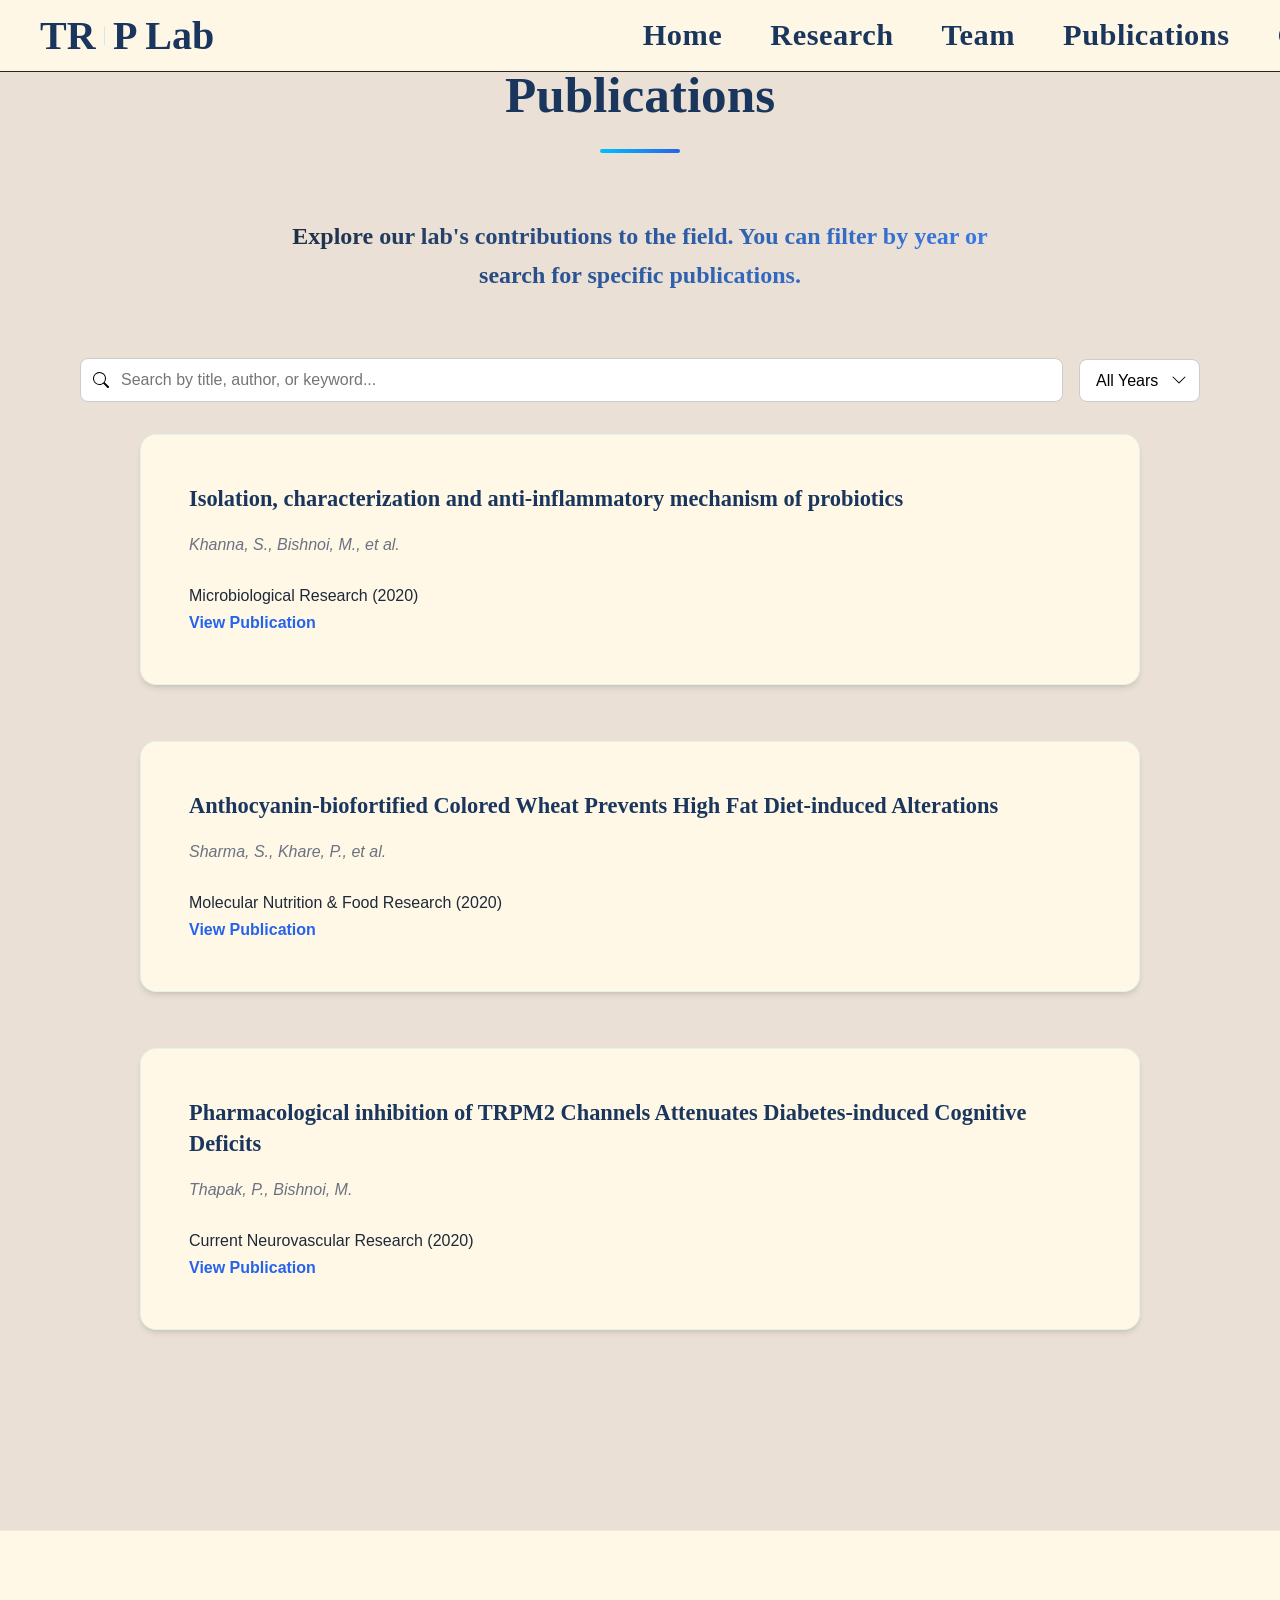
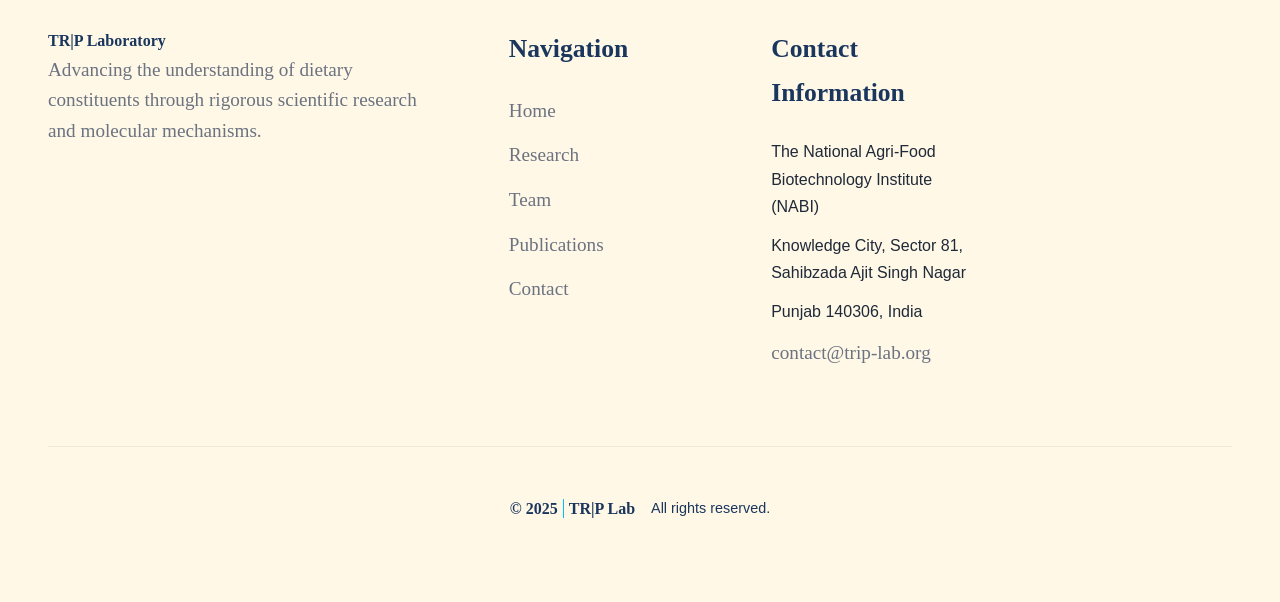
<file: publications.html>
<!DOCTYPE html>
<html lang="en">
<head>
  <meta charset="utf-8" />
  <meta name="viewport" content="width=device-width,initial-scale=1" />
  <title>TRP Lab | Publications</title>

  <link rel="stylesheet" href="css/style.css">
  <link rel="stylesheet" href="css/components.css">
  <link rel="stylesheet" href="css/publications.css">
</head>
<body>

  <div id="page-progress"></div>

  <header>
    <nav>
      <div class="logo-container">
        <div class="logo">
          TR<div class="logo-divider-line"></div>P Lab
        </div>
        <div class="lab-subtitle">
          <span class="trp-t">T</span>ranslation <span class="trp-r">R</span>esearch <span class="trp-i">I</span>n TR<b class="trp-p">P</b> Channels, Obesity and Metabolism
        </div>
      </div>
      <button class="mobile-nav-toggle" aria-controls="nav-links" aria-expanded="false">
        <span class="sr-only">Menu</span>
        <span class="hamburger-box">
          <span class="hamburger-inner"></span>
        </span>
      </button>
      <ul class="nav-links" id="nav-links" data-visible="false">
        <li><a href="index.html">Home</a></li>
        <li><a href="research.html">Research</a></li>
        <li><a href="team.html">Team</a></li>
        <li><a href="publications.html">Publications</a></li>
        <li><a href="contact.html">Contact</a></li>
      </ul>
    </nav>
  </header>

  <main>
    <section id="publications-list" class="publications">
      <div class="container">
        <h2 class="section-title">Publications</h2>
        <p class="section-intro">Explore our lab's contributions to the field. You can filter by year or search for specific publications.</p>

        <div class="pub-controls">
          <div class="pub-search-wrapper">
            <input type="search" id="pub-search" placeholder="Search by title, author, or keyword...">
          </div>
          <div class="pub-filter-wrapper">
            <select id="year-filter">
              <option value="all">All Years</option>
            </select>
          </div>
        </div>

        <div id="pub-list-container" class="pub-list"></div>

      </div>
    </section>
  </main>

  <footer id="contact">
    <div class="footer-content">
      <div class="footer-section">
        <h2 class="footer-logo">TR|P Laboratory</h2>
        <p class="footer-description">Advancing the understanding of dietary constituents through rigorous scientific research and molecular mechanisms.</p>
      </div>

      <div class="footer-section">
        <h3>Navigation</h3>
        <ul class="footer-links">
          <li><a href="index.html">Home</a></li>
          <li><a href="research.html">Research</a></li>
          <li><a href="team.html">Team</a></li>
          <li><a href="publications.html">Publications</a></li>
          <li><a href="contact.html">Contact</a></li>
        </ul>
      </div>

      <div class="footer-section">
        <h3>Contact Information</h3>
        <ul class="footer-links">
          <li>The National Agri-Food Biotechnology Institute (NABI)</li>
          <li>Knowledge City, Sector 81, Sahibzada Ajit Singh Nagar</li>
          <li>Punjab 140306, India</li>
          <li><a href="mailto:contact@trip-lab.org">contact@trip-lab.org</a></li>
        </ul>
      </div>
    </div>

    <div class="footer-bottom">
      <div class="footer-copyright-wrapper">
        <div class="footer-logo-wrapper">
          <span class="footer-logo">© 2025</span>
          <div class="footer-divider-line"></div>
          <span class="footer-logo-text">TR|P Lab</span>
        </div>
        <span class="footer-rights">All rights reserved.</span>
      </div>
    </div>
  </footer>

  <script src="js/publications.js"></script>
  <script src="js/publications-list.js"></script>
  <script src="js/interactive.js"></script>

</body>
</html>
</file>
<file: css/style.css>
/* TR(i)P Lab - Main Stylesheet */

/* CSS Variables for consistent theming */
:root {
  --primary-color: #1a365d;
  --secondary-color: #2563eb;
  --accent-color: #00BFFF;
  --text-primary: #1f2937;
  --text-secondary: #6b7280;
  --background-light: #FFF8E7;
  --background-warm: #EAE0D5;
  --shadow-soft: 0 4px 6px -1px rgba(0, 0, 0, 0.1), 0 2px 4px -1px rgba(0, 0, 0, 0.06);
  --shadow-hover: 0 20px 25px -5px rgba(0, 0, 0, 0.1), 0 10px 10px -5px rgba(0, 0, 0, 0.04);
  --border-radius: 16px;
  --transition-smooth: all 0.3s cubic-bezier(0.4, 0, 0.2, 1);
  --subtle-border: rgba(0, 191, 255, 0.2);
  --section-min-height: 80vh;
}

/* Reset and Base Styles */
* {
  margin: 0;
  padding: 0;
  box-sizing: border-box;
}

html {
  scroll-behavior: smooth;
  font-size: 16px;
}

body {
  font-family: 'Inter', -apple-system, BlinkMacSystemFont, sans-serif;
  line-height: 1.7;
  color: var(--text-primary);
  background: #EAE0D5;
  -webkit-font-smoothing: antialiased;
}

/* Page Scroll Progress Bar */
#page-progress {
  position: fixed;
  top: 0;
  left: 0;
  width: 0%;
  height: 3px;
  background: linear-gradient(90deg, var(--accent-color), var(--secondary-color));
  z-index: 10002; /* ✅ FIXED: Now above header (header is z-index: 10001) */
  transition: width 0.1s ease-out;
  box-shadow: 0 0 10px rgba(0, 191, 255, 0.5);
  transform: translateZ(0);
  will-change: width;
}

/* Header Styles */
header {
  position: fixed;
  top: 0;
  left: 0;
  right: 0;
  z-index: 10001; /* Increased to stay above Molstar viewer (6000) during scrolling */
  padding: .1rem .1rem; /* COMPACT HEADER: Reduced from 1.25rem to 0.75rem (40% more compact) while keeping right-shift */
  background: rgba(255, 248, 231, 0.96);
  backdrop-filter: blur(12px);
  border-bottom: 1.5px solid rgba(17, 17, 17, 0.912);
  
  transition: var(--transition-smooth);
}

header.scrolled {
  padding: 0.1rem .1rem; /* COMPACT HEADER: Reduced from 1rem to 0.5rem (50% more compact when scrolling) */
  box-shadow: var(--shadow-soft);
}

nav {
  max-width: 1200px;
  margin: 0 auto;
  display: flex;
  justify-content: space-between;
  align-items: center;
}

/* Logo Styles */
.logo-container {
  position: relative;
  display: block; /* Changed from inline-block to block */
  width: 100%; /* Ensure it takes full width */
}

.logo {
    font-family: 'EB Garamond', serif;
  font-weight: 600;
  font-size: 2.5rem; /* ULTRA-PROMINENT: From 2.0rem to 2.5rem (40px) - WhatsApp-style dominant branding */
  color: var(--primary-color);
  text-decoration: none;
  display: inline-flex;
  align-items: center;
  gap: 0.2em;
}

.logo-divider-line {
  width: 1.5px;
  height: 1.2rem;
  background-color: var(--subtle-border);
  transition: all 0.3s ease;
}

.logo-container:hover .logo-divider-line {
  background-color: var(--accent-color);
  box-shadow: 0 0 5px var(--accent-color);
}

/* Clean, professionalSubtitle styles - REMOVED aggressive !important overrides */
.lab-subtitle {
  font-family: 'EB Garamond', serif;
  font-size: 1.6rem; /* Professional size - improved readability */
  font-weight: 700;
  color: #0e0e0dd9; /* Clean color without !important */
  background: linear-gradient(135deg,
    rgba(0, 191, 255, 0.9) 0%,
    rgba(135, 206, 235, 0.8) 50%,
    rgba(255, 40, 0, 0.9) 100%
  );
  padding: 0.8rem 1.6rem;
  border-radius: 15px;
  border: 2px solid rgba(0, 191, 255, 0.3);
  backdrop-filter: blur(12px);
  box-shadow: 0 6px 25px rgba(0, 191, 255, 0.3);
  text-align: center;
  opacity: 0; /* HIDDEN BY DEFAULT */
  transition: all 0.4s cubic-bezier(0.4, 0, 0.2, 1);
  /* white-space: nowrap; REMOVED to allow text wrapping */
  overflow: visible; /* Changed to visible to allow content to expand */
  z-index: 1000;
  pointer-events: none; /* NOT INTERACTIVE BY DEFAULT */
  position: absolute;
  left: 50%; /* Centered horizontally */
  transform: translateX(-50%) translateY(-12px); /* Initial hidden position */
  top: 100%;
  margin-top: 0.5rem;
  max-width: 500px; /* Adjusted max-width for better wrapping */
  box-sizing: border-box; /* Ensure padding is included in width */
  height: auto; /* Ensure height adjusts to content */
  min-height: auto; /* Ensure min-height doesn't constrain it */
}

.logo-container:hover .lab-subtitle {
  opacity: 1; /* SHOW ON HOVER */
  transform: translateX(-50%) translateY(0.5rem); /* Move to visible position on hover */
  pointer-events: auto; /* MAKE INTERACTIVE ON HOVER */
}

/* Specific hero subtitle styling - no longer generic */
.hero-subtitle {
  font-family: 'EB Garamond', serif;
  font-size: clamp(1.2rem, 2.5vw, 1.6rem);
  line-height: 1.6;
  color: var(--text-primary);
  margin-bottom: 3rem;
  max-width: 650px;
  margin-left: auto;
  margin-right: auto;
}

/* Navigation Links */
.nav-links {
  display: flex;
  gap: 3rem; /* MAINTAIN: Current spacing for readability */
  list-style: none;
  margin-left: auto; /* MAINTAIN: Keeps navigation to the far right */
  margin-right: -9rem; /* ULTRA-RIGHT: Push navigation further right for maximum separation */
}

.nav-links a {
  color: var(--primary-color);
  font-weight: 600;
  font-size: 1.9rem; /* ULTRA-PROMINENT: From 1.3rem to 1.5rem (24px) - profesional, readable navigation */
  text-decoration: none;
  position: relative;
  padding: 0.75rem 0;
  transition: all 0.4s cubic-bezier(0.4, 0, 0.2, 1);
  letter-spacing: 0.5px;
  font-family: 'EB Garamond', serif;
}

.nav-links a::after {
  content: '';
  position: absolute;
  bottom: 0;
  left: 0;
  width: 0;
  height: 2px;
  background: linear-gradient(90deg, var(--accent-color), var(--secondary-color));
  border-radius: 1px;
  transition: width 0.3s cubic-bezier(0.4, 0, 0.2, 1);
}

.nav-links a:hover::after {
  width: 100%;
}

/* Main Layout */
main { position: relative; z-index: auto; }
section { padding: 4rem 1.5rem; max-width: 1200px; margin: 0 auto; }

.container { width: 100%; margin: 0 auto; padding: 0 1rem; }

/* Hero Section */
.hero {
  position: relative;
  text-align: center;
  padding: 10rem 2rem 6rem;
  min-height: 75vh;
  display: flex;
  align-items: center;
  justify-content: center;
  background: #EAE0D5;
  overflow: hidden;
}

.hero::before {
  content: '';
  position: absolute;
  top: 0;
  left: 0;
  right: 0;
  bottom: 0;
  background: radial-gradient(ellipse at center, rgba(0, 191, 255, 0.03) 0%, transparent 70%);
  pointer-events: none;
}

.hero .container {
  position: relative;
  z-index: 2;
  max-width: 800px;
}

/* Hero Title */
.hero h1 {
  font-family: 'EB Garamond', serif;
  font-size: clamp(2.5rem, 6vw, 4.5rem);
  font-weight: 600;
  line-height: 1.1;
  margin-bottom: 2rem;
  color: var(--primary-color);
  letter-spacing: -0.02em;
}

.hero h1::after {
  content: '';
  display: block;
  width: 100px;
  height: 4px;
  background: linear-gradient(90deg, var(--accent-color), var(--secondary-color));
  border-radius: 2px;
  margin: 1.5rem auto;
}

/* Hero Subtitle */
.hero p {
  font-family: 'EB Garamond', serif;
  font-size: clamp(1.1rem, 2vw, 1.5rem);
  line-height: 1.6;
  color: #374151;
  margin-bottom: 3rem;
  max-width: 600px;
  margin-left: auto;
  margin-right: auto;
}

/* CTA Button */
.cta-button, .hero-button {
  display: inline-flex;
  align-items: center;
  gap: 0.5rem;
  background: linear-gradient(135deg, var(--accent-color), var(--secondary-color));
  color: white;
  padding: 1.25rem 3rem;
  border-radius: 12px;
  text-decoration: none;
  font-weight: 600;
  font-size: 1.1rem;
  transition: var(--transition-smooth);
  box-shadow: 0 8px 25px rgba(0, 191, 255, 0.3);
  position: relative;
  overflow: hidden;
}

.cta-button::before, .hero-button::before {
  content: '';
  position: absolute;
  top: 0;
  left: -100%;
  width: 100%;
  height: 100%;
  background: linear-gradient(90deg, transparent, rgba(255, 255, 255, 0.2), transparent);
  transition: left 0.5s ease;
}

.cta-button:hover, .hero-button:hover {
  transform: translateY(-3px);
  box-shadow: 0 20px 35px rgba(0, 191, 255, 0.4);
}

.cta-button:hover::before, .hero-button:hover::before {
  left: 100%;
}

.cta-button span, .hero-button span {
  position: relative;
  z-index: 1;
}

/* Hero Actions - SINGLE CENTERED BUTTON */
/* ✅ CLEANED UP: Removed collaborate button, now single focused CTA */
.hero-actions {
  display: flex;
  justify-content: center;
  align-items: center;
  width: 100%;
}

/* Enhanced single button styling */
.hero-button.primary {
  font-size: 1.7rem; /* ULTRA-PROMINENT: From 1.4rem to 1.7rem (27.2px) - commanding presence like WhatsApp */
  font-weight: 700;
  padding: 1.75rem 4rem; /* INCREASED padding for ultra-prominent presence */
  min-width: auto; /* Size to content */
  width: fit-content; /* Fit exact text width */
  margin: 0 auto; /* Center alignment */
  display: block;
  text-align: center;
}

.hero-button.primary {
  background: linear-gradient(135deg, var(--accent-color), var(--secondary-color));
}

.hero-button.secondary {
  background: rgba(255, 255, 255, 0.9);
  color: var(--primary-color);
  border: 1px solid rgba(0, 191, 255, 0.2);
  box-shadow: 0 4px 15px rgba(0, 191, 255, 0.1);
}

.hero-button.secondary:hover {
  background: rgba(255, 255, 255, 0.95);
  border-color: var(--accent-color);
}

/* Section Headings */
.section-title {
  font-family: 'EB Garamond', serif;
  font-size: clamp(2.25rem, 4vw, 3.5rem);
  font-weight: 600;
  text-align: center;
  color: var(--primary-color);
  margin-bottom: 4rem;
  line-height: 1.2;
}

.section-title::after {
  content: '';
  display: block;
  width: 80px;
  height: 4px;
  background: linear-gradient(90deg, var(--accent-color), var(--secondary-color));
  border-radius: 2px;
  margin: 1.5rem auto 0;
}

/* Team Section Specific Spacing - Better Title Positioning */
.team .section-title {
  margin-top: 3rem; /* Additional top margin to push title away from header */
}

.lab-group-photo {
  margin: 4rem auto 6rem;
  max-width: 1000px;
  position: relative;
}

.group-photo-container {
  width: 100%;
  position: relative;
  background: rgba(255, 248, 231, 0.9);
  border-radius: 20px;
  box-shadow: 0 15px 40px rgba(0, 191, 255, 0.15);
  border: 2px solid rgba(0, 191, 255, 0.1);
  overflow: hidden;
  backdrop-filter: blur(10px);
  transition: transform 0.3s cubic-bezier(0.4, 0, 0.2, 1), box-shadow 0.3s cubic-bezier(0.4, 0, 0.2, 1);
}

.group-photo-container img {
  width: 100%;
  height: auto;
  display: block;
  transition: transform 0.3s cubic-bezier(0.4, 0, 0.2, 1);
}

.group-photo-container:hover {
  transform: translateY(-8px);
  box-shadow: 0 25px 60px rgba(0, 191, 255, 0.25);
  border-color: rgba(0, 191, 255, 0.25);
}

.group-photo-container:hover img {
  transform: scale(1.02);
}

.photo-caption {
  padding: 1.5rem;
  text-align: center;
  background: rgba(255, 255, 255, 0.6);
  backdrop-filter: blur(8px);
}

.photo-caption p {
  margin: 0;
  font-family: 'EB Garamond', serif;
  font-size: 1.1rem;
  font-weight: 600;
  color: var(--primary-color);
  letter-spacing: 0.01em;
}

.section-intro {
  font-family: 'EB Garamond', serif;
  font-size: 1.5rem;
  font-weight: 600;
  text-align: center;
  max-width: 750px;
  margin: 2rem auto 4rem auto;
  line-height: 1.6;
  background: linear-gradient(135deg, #1e293b 0%, #2d5aa0 50%, #3b82f6 100%);
  -webkit-background-clip: text;
  background-clip: text;
  -webkit-text-fill-color: transparent;
  color: #1e293b; /* Fallback for browsers that don't support background-clip */
  text-rendering: optimizeLegibility;
  font-feature-settings: 'kern' 1, 'liga' 1, 'calt' 1;
}

/* Research Section */
.research {
  padding-top: 8rem; /* Add spacing to account for fixed header */
}

.research-grid {
  display: grid;
  grid-template-columns: 1fr 1fr;
  gap: 2.5rem;
  align-items: center;
  margin-bottom: 4rem;
  overflow: visible !important;
}

.research-grid .protein-container {
  /* Align viewer to column start for better scientific visualization */
  justify-self: start;
  width: 500px; /* Optimized width for scientific visualization */
}

.research-content {
  background: rgba(255, 255, 255, 0.6);
  padding: 2.5rem;
  border-radius: 16px;
  backdrop-filter: blur(8px);
  border: 1px solid rgba(0, 191, 255, 0.1);
  box-shadow: var(--shadow-soft);
}

.research-content h2 {
  font-family: 'EB Garamond', serif;
  font-size: 2.5rem;
  color: var(--primary-color);
  margin-bottom: 2rem;
  line-height: 1.3;
}

.research-content p {
  font-size: 1.2rem;
  color: var(--text-secondary);
  line-height: 1.8;
  margin-bottom: 0;
  word-spacing: 0.3px;
  font-family: 'EB Garamond', serif;
}

/* ===== SINGLE CONSOLIDATED PROTEIN VIEWER STYLES ===== */
/* REMOVED ALL DUPLICATE DECLARATIONS - SINGLE AUTHORITY SET */

.protein-container {
  width: 100% !important;
  height: 400px !important;
  max-height: 400px !important;
  background: linear-gradient(145deg, rgba(255, 255, 255, 0.9), rgba(248, 249, 250, 0.95)) !important;
  border: 2px solid rgba(0, 191, 255, 0.2) !important;
  border-radius: 12px !important;
  box-shadow: 0 8px 32px rgba(0, 191, 255, 0.1) !important;
  position: relative !important;
  overflow: visible !important;
  display: block !important;
  transform: none !important;
  backdrop-filter: blur(10px) !important;
  z-index: 1;
}

#molstar-viewer {
  width: calc(100% - 16px) !important;
  height: calc(400px - 16px) !important;
  max-height: calc(400px - 16px) !important;
  position: relative !important;
  background: rgba(0, 0, 0, 0.02) !important;
  border-radius: 8px !important;
  margin: 8px !important;
  overflow: visible !important;
  display: block !important;
  visibility: visible !important;
  backdrop-filter: blur(5px) !important;
  z-index: 6000 !important;
}

#molstar-viewer canvas {
  position: absolute !important;
  top: 0 !important;
  left: 50% !important;
  transform: translateX(-50%) !important;
  width: 100% !important;
  height: 400px !important;
  z-index: 5000 !important;
  pointer-events: auto !important;
  touch-action: none !important;
  display: block !important;
  border: none !important;
  background: transparent !important;
  visibility: visible !important;
  transform-origin: center center !important;
}

#molstar-viewer > div {
  position: relative !important;
  width: 100% !important;
  height: 100% !important;
  z-index: 5000 !important;
}

#molstar-viewer [data-molstar-canvas] {
  position: absolute !important;
  top: 0 !important;
  left: 0 !important;
  width: 100% !important;
  height: 100% !important;
  z-index: 5000 !important;
  visibility: visible !important;
}

#molstar-viewer .molstar-panel,
#molstar-viewer .molstar-control-panel {
  z-index: 5001 !important;
}

#molstar-viewer canvas:focus {
  outline: none !important;
}

#molstar-viewer canvas::-webkit-scrollbar {
  display: none !important;
}

/* Viewer Controls */
.viewer-controls {
  position: absolute;
  bottom: 1rem;
  left: 50%;
  transform: translateX(-50%);
  width: calc(100% - 2rem);
  padding: 0.75rem;
  background: rgba(255, 248, 231, 0.95); /* Cosmic Latte Tint */
  backdrop-filter: blur(12px);
  border: 1px solid rgba(0, 191, 255, 0.2);
  border-radius: 8px;
  box-shadow: var(--shadow-soft);
  z-index: 15;
}

.structure-info {
  display: flex;
  flex-direction: column;
  gap: 0.25rem;
  font-size: 0.85rem;
  color: var(--text-secondary);
  line-height: 1.4;
}

.structure-info span strong {
  color: var(--accent-color);
  font-weight: 600;
}

/* CTA Button Links */
.section-cta {
  display: block;
  text-align: center;
  margin: 3rem 0;
}



/* Footer */
footer {
  background: var(--background-light);
  border-top: 1px solid rgba(0, 0, 0, 0.06);
  padding: 6rem 3rem 4rem;
  margin-top: 7rem;
}

.footer-content {
  max-width: 1200px;
  margin: 0 auto;
  display: grid;
  grid-template-columns: 2fr 1fr 1fr 1fr;
  gap: 4rem;
}

.footer-section h3 {
  font-family: 'EB Garamond', serif;
  font-size: 1.6rem;
  color: var(--primary-color);
  margin-bottom: 1.5rem;
}

.footer-section p {
  color: var(--text-secondary);
  margin-bottom: 1rem;
  line-height: 1.6;
  font-size: 1.2rem;
}

.footer-links {
  list-style: none;
  margin: 0;
  padding: 0;
}

.footer-links li {
  margin-bottom: 0.75rem;
}

.footer-links a {
  color: var(--text-secondary);
  text-decoration: none;
  transition: var(--transition-smooth);
  font-size: 1.2rem;
  font-family: 'EB Garamond', serif;
}

.footer-links a:hover {
  color: var(--accent-color);
  transform: translateX(3px);
}

/* NABI Address Font Size Control */
.footer-nabi-address {
  font-size: 1.2rem;  /* ← CONTROL YOUR ADDRESS FONT SIZE HERE */
  color: var(--text-secondary);
  margin-bottom: 0.5rem;
  line-height: 1.4;
  font-family: 'EB Garamond', serif;
}

/* Team Member Placeholder Styling - Moved from Inline */
.team-placeholder {
  width: 400px;
  height: 400px;
  background: rgba(0, 191, 255, 0.1);
  border-radius: 12px;
  border: 2px solid rgba(0, 191, 255, 0.2);
  display: flex;
  align-items: center;
  justify-content: center;
  font-size: 48px;
  font-weight: bold;
  color: var(--accent-color);
}

/* PI Card - Larger & More Prominent */
.pi-hero-container.pi-card-primary {
  grid-template-columns: minmax(320px, 380px) 1fr !important;
  gap: 3rem !important;
  padding: 2rem !important;
  background: rgba(255, 248, 231, 0.95) !important;
  border-radius: 24px !important;
  box-shadow: 0 15px 40px rgba(0, 191, 255, 0.15) !important;
}

/* Team Member Cards - Perfectly Balanced Size */
.pi-hero-container.pi-card-secondary {
  grid-template-columns: minmax(280px, 320px) 1fr !important;
  gap: 2rem !important;
  padding: 1.5rem !important;
  background: rgba(255, 248, 231, 0.85) !important;
  border-radius: 18px !important;
  box-shadow: 0 8px 25px rgba(0, 191, 255, 0.1) !important;
}

/* Typography Hierarchy for Cards */
.pi-hero-container.pi-card-primary .pi-hero-bio,
.pi-hero-container.pi-card-primary h1 {
  font-size: clamp(1.8rem, 3.5vw, 2.5rem) !important;
}

.pi-hero-container.pi-card-secondary .pi-hero-bio,
.pi-hero-container.pi-card-secondary h1 {
  font-size: clamp(1.5rem, 3vw, 2rem) !important;
}

.footer-bottom {
  border-top: 1px solid rgba(0, 0, 0, 0.06);
  margin-top: 4rem;
  padding-top: 2rem;
  text-align: center;
}

.footer-bottom p {
  color: var(--text-secondary);
  font-size: 0.95rem;
}

/* Team Section */
.team-grid {
  display: grid;
  grid-template-columns: repeat(auto-fit, minmax(280px, 1fr));
  gap: 2rem;
}

.team-card, .card {
  background-color: var(--background-light);
  border: 1px solid rgba(0, 191, 255, 0.1);
  border-radius: var(--border-radius);
  padding: 3rem;
  box-shadow: var(--shadow-soft);
  transition: var(--transition-smooth);
  backdrop-filter: blur(12px);
}

.team-card:hover, .card:hover {
  transform: translateY(-8px);
  box-shadow: var(--shadow-hover);
  border-color: rgba(0, 191, 255, 0.3);
}

.pi-card {
    grid-column: 1 / -1;
    display: grid;
    grid-template-columns: 200px 1fr;
    gap: 4rem;
    align-items: start;
    text-align: left;
    padding: 4rem 3rem;
    max-width: none;
    margin: 0;
}

.pi-photo {
  width: 100%;
  max-width: 400px;
  height: 300px;
  border-radius: 16px;
  object-fit: cover;
  border: 4px solid rgba(0, 191, 255, 0.2);
  transition: var(--transition-smooth);
  box-shadow: var(--shadow-soft);
}

.pi-photo:hover {
  border-color: var(--accent-color);
  transform: translateY(-8px) scale(1.02);
  box-shadow: var(--shadow-hover);
}

.pi-bio h2 {
  font-family: 'EB Garamond', serif;
  font-size: 2rem;
  color: var(--primary-color);
  margin-bottom: 0.5rem;
}

.pi-bio .pi-role {
  color: var(--accent-color);
  font-weight: 600;
  font-size: 1.1rem;
  margin-bottom: 1.5rem;
  background: rgba(37, 99, 235, 0.06);
  padding: 0.3rem 1.2rem;
  border-radius: 16px;
  display: inline-block;
  min-width: 200px;
  text-align: center;
}

.pi-bio p {
  font-size: 1rem;
  color: var(--text-secondary);
  line-height: 1.6;
}

/* ===== CONSOLIDATED PI HERO STYLES - WORKS FOR ALL TEAM MEMBERS ===== */
/* Single definition for all .pi-hero-section elements (PI, Postdocs, PhD students) */
.pi-hero-section {
  background: transparent;
  border-radius: 0;
  padding: 2rem 0;
  margin: 0;
  box-shadow: none;
  max-width: none !important;
}

.pi-hero-container {
  display: grid;
  grid-template-columns: minmax(380px, 420px) 1fr;
  gap: 4rem;
  align-items: center;
  max-width: none;
  padding: 2rem;
  background: rgba(255, 248, 231, 0.9); /* Harmonized with header/footer */
  border-radius: 20px;
  backdrop-filter: blur(10px);
  border: 1px solid rgba(0, 191, 255, 0.1);
  box-shadow: 0 10px 30px rgba(0, 191, 255, 0.1);
  transition: transform 0.3s cubic-bezier(0.4, 0, 0.2, 1), box-shadow 0.3s cubic-bezier(0.4, 0, 0.2, 1);
}

.pi-hero-container:hover {
  transform: translateY(-10px);
  box-shadow: 0 25px 50px rgba(0, 191, 255, 0.2);
  border-color: rgba(0, 191, 255, 0.2);
}



.pi-hero-intro h2 {
  font-size: 1.5rem;
  font-weight: 600;
  color: var(--accent-color);
  margin-bottom: 1.5rem;
  text-transform: uppercase;
  letter-spacing: 1px;
}

.pi-hero-intro h1 {
  font-size: clamp(2rem, 3vw, 3rem);
  font-weight: 600;
  color: var(--primary-color);
  line-height: 1.1;
  margin-bottom: 0.75rem;
  white-space: nowrap;
}

.pi-role-hero {
  font-size: 0.9rem;
  font-weight: 500;
  color: var(--secondary-color);
  margin-bottom: 1rem;
  background: rgba(37, 99, 235, 0.06);
  padding: 0.3rem 1.2rem;
  border-radius: 16px;
  display: inline-block;
  min-width: 140px;
  text-align: center;
}

.pi-hero-bio {
  font-size: 1.2rem;
  line-height: 1.7;
  color: var(--text-primary);
  margin-bottom: 2rem;
  max-width: none;
  padding: 0.5rem 0;
  font-weight: 400;
}

/* Research Highlight Cards */
.research-card {
  background: rgba(255, 255, 255, 0.9);
  padding: 2rem;
  border-radius: 16px;
  border: 1px solid rgba(0, 191, 255, 0.1);
  box-shadow: var(--shadow-soft);
  transition: var(--transition-smooth);
  margin-bottom: 2rem;
}

.research-card:hover {
  transform: translateY(-5px);
  box-shadow: var(--shadow-hover);
  border-color: rgba(0, 191, 255, 0.2);
}

.research-card h4 {
  font-family: 'EB Garamond', serif;
  font-size: 1.4rem;
  color: var(--primary-color);
  margin-bottom: 1rem;
}

.research-card p {
  color: var(--text-secondary);
  line-height: 1.6;
  font-size: 1rem;
  font-family: 'EB Garamond', serif;
}

.research-tags {
  display: flex;
  gap: 0.5rem;
  flex-wrap: wrap;
  margin-top: 1rem;
}

.research-tags .tag {
  background: rgba(0, 191, 255, 0.1);
  color: var(--secondary-color);
  padding: 0.25rem 0.75rem;
  border-radius: 12px;
  font-size: 0.85rem;
  font-weight: 500;
}

/* Publications Section */
.pub-list {
  max-width: 1000px;
  margin: 0 auto;
  display: grid;
  gap: 2rem;
}

.pub-item {
  background: var(--background-light);
  border: 1px solid rgba(0, 191, 255, 0.1);
  border-radius: 20px;
  padding: 2.5rem;
  box-shadow: var(--shadow-soft);
  transition: transform 0.3s cubic-bezier(0.4, 0, 0.2, 1), box-shadow 0.3s cubic-bezier(0.4, 0, 0.2, 1);
  margin-bottom: 1.5rem;
  backdrop-filter: blur(10px);
}

.pub-item:hover {
  transform: translateY(-5px);
  box-shadow: var(--shadow-hover);
  border-color: rgba(0, 191, 255, 0.3);
}

.pub-item h3 {
  font-family: 'EB Garamond', serif;
  font-size: 1.4rem;
  color: var(--primary-color);
  margin-bottom: 1rem;
  line-height: 1.4;
}

.pub-item .authors {
  color: var(--text-secondary);
  font-style: italic;
  margin-bottom: 1.5rem;
}

.pub-item a {
  display: inline-flex;
  align-items: center;
  gap: 0.5rem;
  color: var(--secondary-color);
  font-weight: 600;
  text-decoration: none;
  font-size: 1rem;
  transition: var(--transition-smooth);
}

.pub-item a:hover {
  color: var(--accent-color);
  transform: translateX(3px);
}

/* Scientific Typography */
.scientific-paragraph {
  font-family: 'EB Garamond', serif;
  font-size: 1.1rem;
  color: var(--text-primary);
  line-height: 1.75;
  letter-spacing: 0.01em;
}

.compound-name {
  font-style: italic;
  color: var(--accent-color);
  font-weight: 600;
  text-decoration: underline;
  text-decoration-color: rgba(0, 191, 255, 0.3);
  text-underline-offset: 2px;
}

.bacteria-name {
  font-style: italic;
  color: #059669;
  font-weight: 600;
  background: rgba(5, 150, 105, 0.08);
  padding: 0.1rem 0.3rem;
  border-radius: 3px;
}

.research-claim {
  font-weight: 600;
  color: #1f2937;
}

/* Animations */
.fade-in-up {
  opacity: 0;
  transform: translateY(40px);
  transition: var(--transition-smooth);
}

.fade-in-up.is-visible {
  opacity: 1;
  transform: translateY(0);
}

/* Mobile Navigation */
.mobile-nav-toggle {
  display: none;
  position: fixed;
  top: 2.25rem;
  right: 2rem;
  z-index: 2000;
  border: none;
  background: none;
  cursor: pointer;
  padding: 0.75rem;
  backdrop-filter: blur(8px);
  background: rgba(255, 255, 255, 0.1);
  border-radius: 8px;
  border: 1px solid rgba(0, 191, 255, 0.2);
  transition: all 0.3s ease;
}

.mobile-nav-toggle:hover {
  background: rgba(255, 255, 255, 0.15);
  transform: scale(1.05);
}

.hamburger {
  width: 30px;
  height: 24px;
  cursor: pointer;
  position: relative;
  display: flex;
  flex-direction: column;
  justify-content: space-between;
}

.hamburger span {
  display: block;
  width: 100%;
  height: 3px;
  background-color: var(--primary-color);
  border-radius: 3px;
  transition: var(--transition-smooth);
}

/* Hardware Acceleration */
.scrolly-story {
  transform: translateZ(0);
  backface-visibility: hidden;
}

.story-step {
  transform: translateZ(0);
  will-change: opacity;
  backface-visibility: hidden;
}

/* Skip Link */
.skip-link {
  position: absolute;
  top: -40px;
  left: 6px;
  background: var(--accent-color);
  color: white;
  padding: 8px 16px;
  border-radius: 4px;
  font-weight: 600;
  text-decoration: none;
  font-size: 0.9rem;
  transition: var(--transition-smooth);
  z-index: 9999;
}

.skip-link:focus {
  top: 6px;
  background: var(--secondary-color);
  transform: translateY(3px);
}

/* CONFLICTING .logo-subtitle REMOVED - Now using clean .lab-subtitle instead */

/* Individual Letter Glow Effects */
.logo-t {
  color: #1e3a8a;
  font-weight: 700;
  transition: text-shadow 0.3s ease, transform 0.3s ease;
}

.logo-r {
  color: #059669;
  font-weight: 700;
  transition: text-shadow 0.3s ease, transform 0.3s ease;
}

.logo-i {
  color: #6b7280;
  font-weight: 700;
  transition: text-shadow 0.3s ease, transform 0.3s ease;
}

.logo-p {
  color: #dc2626;
  font-weight: 700;
  transition: text-shadow 0.3s ease, transform 0.3s ease;
}

.logo-container:hover .logo-t {
  color: #1e3a8a;
  text-shadow: 0 0 15px rgba(30, 58, 138, 0.8), 0 0 25px rgba(30, 58, 138, 0.6), 0 0 35px rgba(30, 58, 138, 0.4);
  transform: scale(1.1);
}

.logo-container:hover .logo-r {
  color: #059669;
  text-shadow: 0 0 15px rgba(5, 150, 105, 0.8), 0 0 25px rgba(5, 150, 105, 0.6), 0 0 35px rgba(5, 150, 105, 0.4);
  transform: scale(1.1);
}

.logo-container:hover .logo-i {
  color: #6b7280;
  text-shadow: 0 0 15px rgba(107, 114, 128, 0.8), 0 0 25px rgba(107, 114, 128, 0.6), 0 0 35px rgba(107, 114, 128, 0.4);
  transform: scale(1.1);
}

.logo-container:hover .logo-p {
  color: #dc2626;
  text-shadow: 0 0 15px rgba(220, 38, 38, 0.8), 0 0 25px rgba(220, 38, 38, 0.6), 0 0 35px rgba(220, 38, 38, 0.4);
  transform: scale(1.1);
}



/* Enhanced Logo with Subtitle Animation */
.trp-t {
  color: #1e3a8a !important;
  font-weight: 700;
  opacity: 1;
  position: relative;
  z-index: 2;
  transition: text-shadow 0.3s ease, transform 0.3s ease;
}

.trp-r {
  color: #059669 !important;
  font-weight: 700;
  opacity: 1;
  position: relative;
  z-index: 2;
  transition: text-shadow 0.3s ease, transform 0.3s ease;
}

.trp-p {
  color: #dc2626 !important;
  font-weight: 700;
  opacity: 1;
  position: relative;
  z-index: 2;
  transition: text-shadow 0.3s ease, transform 0.3s ease;
}

.trp-i {
  color: var(--text-secondary) !important;
  font-weight: 700;
  opacity: 1;
  position: relative;
  z-index: 2;
  transition: text-shadow 0.3s ease, transform 0.3s ease;
}

.logo-container:hover .trp-i {
  text-shadow: 0 0 15px rgba(107, 114, 128, 0.8), 0 0 25px rgba(107, 114, 128, 0.6), 0 0 35px rgba(107, 114, 128, 0.4);
  transform: scale(1.1);
}

.logo-container:hover .trp-t {
  text-shadow: 0 0 15px rgba(30, 58, 138, 0.8), 0 0 25px rgba(30, 58, 138, 0.6), 0 0 35px rgba(30, 58, 138, 0.4);
  transform: scale(1.1);
}

.logo-container:hover .trp-r {
  text-shadow: 0 0 15px rgba(5, 150, 105, 0.8), 0 0 25px rgba(5, 150, 105, 0.6), 0 0 35px rgba(5, 150, 105, 0.4);
  transform: scale(1.1);
}

.logo-container:hover .trp-p {
  text-shadow: 0 0 15px rgba(220, 38, 38, 0.8), 0 0 25px rgba(220, 38, 38, 0.6), 0 0 35px rgba(220, 38, 38, 0.4);
  transform: scale(1.1);
}

/* Logo Container Enhancements */
.logo-text {
  color: var(--primary-color);
}

.logo-text.trp-p {
  color: var(--primary-color);
}



.card {
  background: var(--background-light);
  border: 1px solid rgba(0, 191, 255, 0.1);
  border-radius: var(--border-radius);
  padding: 3rem;
  box-shadow: var(--shadow-soft);
  transition: var(--transition-smooth);
  backdrop-filter: blur(12px);
}

.card:hover {
  transform: translateY(-8px);
  box-shadow: var(--shadow-hover);
  border-color: rgba(0, 191, 255, 0.3);
}

.pi-card {
  display: grid;
  grid-template-columns: 1fr 1fr;
  gap: 4rem;
  align-items: start;
  text-align: left;
  padding: 4rem 3rem;
  max-width: none;
  margin: 0;
}

.pi-photo {
  width: 100%;
  max-width: 400px;
  height: 300px;
  border-radius: 16px;
  object-fit: cover;
  border: 4px solid rgba(0, 191, 255, 0.2);
  transition: var(--transition-smooth);
  box-shadow: var(--shadow-soft);
}

.pi-photo:hover {
  border-color: var(--accent-color);
  transform: translateY(-8px) scale(1.02);
  box-shadow: var(--shadow-hover);
}

.pi-bio h2 {
  font-family: 'EB Garamond', serif;
  font-size: 2rem;
  color: var(--primary-color);
  margin-bottom: 0.5rem;
}

.pi-bio .pi-role {
  color: var(--accent-color);
  font-weight: 600;
  font-size: 1.1rem;
  margin-bottom: 1.5rem;
}

.pi-bio p {
  font-size: 1rem;
  color: var(--text-secondary);
  line-height: 1.6;
}



/* ===== CONSOLIDATED TEAM MEMBER IMAGE STYLES ===== */
/* All team member images now use the same hero-style layout */
.pi-hero-container .pi-hero-image img {
  width: 100%;
  max-width: 420px;
  height: 400px;
  border-radius: 24px;
  object-fit: cover;
  object-position: 70% 50%;
  border: 6px solid rgba(0, 191, 255, 0.25);
  transition: var(--transition-smooth);
  box-shadow: 0 20px 40px rgba(0, 191, 255, 0.15);
}

.pi-hero-container .pi-hero-image img:hover {
  transform: translateY(-10px) scale(1.03);
  border-color: var(--accent-color);
  box-shadow: 0 25px 50px rgba(0, 191, 255, 0.3);
}

/* ===== CONSOLIDATED TEAM MEMBER BIO STYLES ===== */
/* All team members now use consistent bio styling */
.pi-hero-intro .pi-role-hero {
  font-size: 0.9rem;
  font-weight: 500;
  color: var(--secondary-color);
  margin-bottom: 1rem;
  background: rgba(37, 99, 235, 0.06);
  padding: 0.3rem 1.2rem;
  border-radius: 16px;
  display: inline-block;
  min-width: 140px;
  text-align: center;
}

.pi-hero-intro .pi-hero-bio {
  font-size: 1.1rem;
  line-height: 1.6;
  color: var(--text-primary);
  margin-bottom: 2rem;
  max-width: none;
  padding: 0.5rem 0;
  font-weight: 400;
}

.research-card h4 {
  font-family: 'EB Garamond', serif;
  font-size: 1.4rem;
  color: var(--primary-color);
  margin-bottom: 1rem;
}

.research-card p {
  color: var(--text-secondary);
  line-height: 1.6;
  font-size: 1rem;
  font-family: 'EB Garamond', serif;
}

.research-tags {
  display: flex;
  gap: 0.5rem;
  flex-wrap: wrap;
  margin-top: 1rem;
}

.research-tags .tag {
  background: rgba(0, 191, 255, 0.1);
  color: var(--secondary-color);
  padding: 0.25rem 0.75rem;
  border-radius: 12px;
  font-size: 0.85rem;
  font-weight: 500;
}

/* Scrolly-Telling Styles */
.scrolly-story {
  margin-top: 8rem;
  position: relative;
  display: grid;
  grid-template-columns: 1fr 1fr;
  gap: 5rem;
  align-items: flex-start;
  padding: 5rem 0;
}

.story-text {
  position: relative;
  z-index: 10;
  padding: 0 1rem;
}

.story-step {
  min-height: 90vh;
  display: flex;
  flex-direction: column;
  justify-content: center;
  opacity: 0.3;
  transition: opacity 0.6s cubic-bezier(0.4, 0, 0.2, 1);
  padding: 2rem 0;
}

.story-step.is-active {
  opacity: 1;
}

.story-step h3 {
  font-family: 'EB Garamond', serif;
  font-size: 3.5rem;
  color: var(--primary-color);
  margin-bottom: 2rem;
  line-height: 1.3;
  font-weight: 600;
  text-shadow: 0 2px 4px rgba(0, 0, 0, 0.1);
}

.story-step p {
  font-size: 1.4rem;
  color: var(--text-secondary);
  line-height: 1.7;
  max-width: 550px;
  font-weight: 400;
  word-spacing: 0.5px;
  font-family: 'EB Garamond', serif;
}

.story-timeline {
  position: sticky;
  top: 40vh;
  transform: translateY(-50%);
  z-index: 5;
  height: 400px;
  display: flex;
  align-items: center;
  justify-content: center;
}

.timeline-line {
  position: relative;
  width: 4px;
  height: 100%;
  background: linear-gradient(to bottom, rgba(0, 191, 255, 0.3), var(--accent-color), rgba(37, 99, 235, 0.8));
  border-radius: 2px;
  margin: 0 auto;
  box-shadow: 0 0 15px rgba(0, 191, 255, 0.2);
}

.timeline-progress {
  position: absolute;
  top: 0;
  left: 0;
  width: 100%;
  height: 33.33%;
  background: linear-gradient(to bottom, var(--accent-color), var(--secondary-color));
  border-radius: 2px;
  box-shadow: 0 0 20px rgba(0, 191, 255, 0.4);
  transition: height 0.3s ease-out;
}

.timeline-node {
  position: absolute;
  left: 50%;
  width: 36px;
  height: 36px;
  border-radius: 50%;
  background: var(--background-light);
  border: 6px solid rgba(0, 191, 255, 0.4);
  transform: translateX(-50%);
  transition: all 0.4s cubic-bezier(0.4, 0, 0.2, 1);
  z-index: 20;
  box-shadow: 0 4px 12px rgba(0, 191, 255, 0.25);
}

.timeline-node.is-active {
  background: var(--accent-color);
  border-color: var(--secondary-color);
  transform: translateX(-50%) scale(1.3);
  box-shadow: 0 0 25px rgba(0, 191, 255, 0.5);
}

.timeline-node[data-step="0"] {
  top: 0;
}

.timeline-node[data-step="1"] {
  top: 50%;
}

.timeline-node[data-step="2"] {
  top: 100%;
  transform: translateX(-50%) translateY(-12px);
}

/* ===== METABOLIC SPINE LAYOUT - FUTURE-PROOF RESEARCH SHOWCASE ===== */

/* Main Metabolic Spine Container - Responsive Grid for Unlimited Research Cards */
.metabolic-spine {
  display: grid;
  grid-template-columns: repeat(auto-fit, minmax(420px, 1fr));
  gap: 2.5rem;
  margin: 4rem 0;
  padding: 0 1rem;
  max-width: 1400px;
  margin: 4rem auto;
  padding: 0 2rem;
}

/* Individual Research Capsules - Professional Scientific Card Styling */
.research-capsule {
  background: rgba(255, 248, 231, 0.95);
  border-radius: 20px;
  padding: 2.5rem;
  box-shadow: 0 12px 40px rgba(0, 191, 255, 0.1);
  border: 1px solid rgba(0, 191, 255, 0.08);
  transition: all 0.4s cubic-bezier(0.4, 0, 0.2, 1);
  position: relative;
  overflow: hidden;
  backdrop-filter: blur(12px);
  animation: fadeInUp 0.8s ease-out forwards;
  opacity: 0;
  transform: translateY(30px);
}

/* Staggered animation for multiple cards */
.research-capsule:nth-child(1) { animation-delay: 0.1s; }
.research-capsule:nth-child(2) { animation-delay: 0.2s; }
.research-capsule:nth-child(3) { animation-delay: 0.3s; }
.research-capsule:nth-child(4) { animation-delay: 0.4s; }
.research-capsule:nth-child(5) { animation-delay: 0.5s; }
.research-capsule:nth-child(6) { animation-delay: 0.6s; }

@keyframes fadeInUp {
  to {
    opacity: 1;
    transform: translateY(0);
  }
}

/* Advanced Hover Effects for Research Cards - UPDATED WITH HARMONIZED COLORS */
.research-capsule:hover {
  transform: translateY(-12px) scale(1.03);
  box-shadow: 0 20px 60px rgba(0, 191, 255, 0.2);
  border-color: rgba(0, 191, 255, 0.3);
}

.research-capsule:hover::before {
  content: '';
  position: absolute;
  top: 0;
  left: 0;
  right: 0;
  bottom: 0;
  background: linear-gradient(135deg,
    rgba(0, 191, 255, 0.02),
    rgba(37, 99, 235, 0.02));
  pointer-events: none;
}

/* Research Capsule Headings */
.research-capsule h2 {
  font-family: 'EB Garamond', serif;
  font-size: 1.9rem;
  font-weight: 600;
  color: var(--primary-color);
  margin-bottom: 1.5rem;
  text-align: center;
  position: relative;
  line-height: 1.3;
}

.research-capsule h2::after {
  content: '';
  display: block;
  width: 70px;
  height: 4px;
  background: linear-gradient(90deg, var(--accent-color), var(--secondary-color));
  border-radius: 2px;
  margin: 1.2rem auto 0;
  box-shadow: 0 2px 8px rgba(0, 191, 255, 0.3);
}

/* Research Capsule Content Typography */
.research-capsule p {
  font-size: 1.15rem;
  line-height: 1.75;
  color: #374151;
  font-family: 'Inter', sans-serif;
  margin-bottom: 2rem;
  text-align: justify;
  word-spacing: 0.5px;
  letter-spacing: 0.01em;
}

/* Research Media Container - Images and Videos */
.research-media {
  margin: 2rem 0 2.5rem 0;
  text-align: center;
  position: relative;
}

.research-media img,
.research-media video {
  width: 100%;
  max-width: 500px;
  height: 280px;
  object-fit: cover;
  border-radius: 16px;
  box-shadow: 0 8px 25px rgba(0, 191, 255, 0.12);
  transition: all 0.4s cubic-bezier(0.4, 0, 0.2, 1);
  border: 2px solid rgba(255, 255, 255, 0.5);
}

.research-media img:hover,
.research-media video:hover {
  transform: scale(1.05);
  box-shadow: 0 12px 35px rgba(0, 191, 255, 0.2);
  border-color: rgba(0, 191, 255, 0.3);
}

/* Publication Links - Interactive and Professional */
.publication-link {
  display: inline-flex;
  align-items: center;
  gap: 0.75rem;
  color: var(--accent-color);
  font-weight: 600;
  text-decoration: none;
  font-size: 1.1rem;
  padding: 0.875rem 2rem;
  background: rgba(0, 191, 255, 0.08);
  border-radius: 12px;
  transition: all 0.3s cubic-bezier(0.4, 0, 0.2, 1);
  border: 1px solid rgba(0, 191, 255, 0.2);
  position: relative;
  overflow: hidden;
  margin-top: 1.5rem;
}

.publication-link::before {
  content: '';
  position: absolute;
  top: 0;
  left: -100%;
  width: 100%;
  height: 100%;
  background: linear-gradient(90deg,
    transparent,
    rgba(0, 191, 255, 0.1),
    transparent);
  transition: left 0.8s ease;
}

.publication-link:hover::before {
  left: 100%;
}

.publication-link:hover {
  background: var(--accent-color);
  color: white;
  transform: translateX(8px) translateY(-2px);
  box-shadow: 0 8px 20px rgba(0, 191, 255, 0.3);
  border-color: var(--accent-color);
}

.publication-link span {
  position: relative;
  z-index: 2;
}

/* Responsive Design - Metabolic Spine Breakpoints */
@media (max-width: 1200px) {
  .metabolic-spine {
    grid-template-columns: repeat(auto-fit, minmax(380px, 1fr));
    gap: 2rem;
    padding: 0 1.5rem;
  }

  .research-capsule h2 {
    font-size: 1.7rem;
  }
}

@media (max-width: 768px) {
  .metabolic-spine {
    grid-template-columns: 1fr;
    gap: 2rem;
    padding: 0 1rem;
    margin: 3rem 0;
  }

  .research-capsule {
    padding: 2rem;
  }

  .research-capsule h2 {
    font-size: 1.5rem;
  }

  .research-capsule p {
    font-size: 1.05rem;
  }

  .research-media img,
  .research-media video {
    height: 220px;
  }
}

@media (max-width: 480px) {
  .metabolic-spine {
    gap: 1.5rem;
    margin: 2rem 0;
    padding: 0 0.5rem;
  }

  .research-capsule {
    padding: 1.5rem;
  }

  .research-capsule h2 {
    font-size: 1.3rem;
  }

  .research-media img,
  .research-media video {
    height: 180px;
  }
}

/* Scientific Content Typography */
.scientific-paragraph {
  font-family: 'EB Garamond', serif;
  font-size: 1.1rem;
  color: var(--text-primary);
  line-height: 1.75;
  letter-spacing: 0.01em;
}

/* TRPM8 State Navigation Styles */
.trpm8-state-navigation {
  margin-top: 2rem;
}

.trpm8-step-indicators {
  display: flex;
  align-items: center;
  justify-content: space-between;
  margin-bottom: 1.5rem;
}

.trpm8-step-dot {
  width: 30px;
  height: 30px;
  border-radius: 50%;
  background: #e0e0e0;
  display: flex;
  align-items: center;
  justify-content: center;
  font-weight: bold;
  color: #9e9e9e;
  transition: all 0.3s ease;
}

.trpm8-step-dot.active {
  background: var(--accent-color);
  color: white;
  transform: scale(1.1);
}

.trpm8-step-connector {
  flex-grow: 1;
  height: 2px;
  background: #e0e0e0;
}

.trpm8-state-buttons {
  display: flex;
  flex-direction: column;
  gap: 1rem;
}

.trpm8-state-btn {
  display: flex;
  flex-direction: column;
  gap: 0.5rem;
  padding: 1rem;
  min-height: 100px;
  border: 1px solid #e0e0e0;
  border-radius: 8px;
  background: white;
  text-align: left;
  cursor: pointer;
  transition: all 0.3s ease;
  position: relative;
}

.trpm8-state-btn:hover {
  border-color: var(--accent-color);
  box-shadow: 0 4px 15px rgba(0, 191, 255, 0.1);
}

.trpm8-state-btn.active {
  border-color: var(--secondary-color);
  background: #f0f8ff;
}

.trpm8-card-header {
  display: flex;
  justify-content: space-between;
  align-items: baseline;
}

.trpm8-title {
  font-weight: bold;
  font-size: 1.1rem;
  color: var(--primary-color);
}

.trpm8-pdb {
  font-family: monospace;
  background: #f5f5f5;
  padding: 0.1rem 0.3rem;
  border-radius: 4px;
  font-size: 0.8rem;
}

.trpm8-lay-description {
  font-size: 0.85rem;
  line-height: 1.4;
  color: var(--text-secondary);
}

.trpm8-state-btn .tooltip {
  visibility: hidden;
  width: 200px;
  background-color: #555;
  color: #fff;
  text-align: center;
  border-radius: 6px;
  padding: 5px 0;
  position: absolute;
  z-index: 1;
  bottom: 125%;
  left: 50%;
  margin-left: -100px;
  opacity: 0;
  transition: opacity 0.3s;
}

.trpm8-state-btn:hover .tooltip {
  visibility: visible;
  opacity: 1;
}

/* ===== Enhanced Section CTA Button Alignment ===== */
/* ✅ IMPROVED: Perfect centering and consistent styling for all section CTA buttons */

/* Main CTA wrapper - ensures perfect centering */
.section-cta-wrapper {
  display: flex;
  justify-content: center;
  align-items: center;
  width: 100%;
  margin-top: 3rem;
  margin-bottom: 2rem;
  padding: 0 1rem;
  box-sizing: border-box;
}

/* Individual CTA button container - enhanced alignment */
.section-cta {
  display: flex;
  justify-content: center;
  align-items: center;
  width: 100%;
  position: relative;
  overflow: hidden;
  z-index: 2;
}

/* Enhanced CTA button styling - AUTO-SIZED to fit text content */
.section-cta .cta-button,
.section-cta-wrapper .cta-button {
  font-size: 1.1rem;
  font-weight: 700;
  padding: 1.2rem 2.5rem;
  min-width: auto; /* Auto-size to content */
  width: fit-content; /* Fit exact text width */
  margin: 0 auto; /* Perfect center alignment */
  text-align: center;
  display: inline-block; /* Changed from block to inline-block */
  background: linear-gradient(135deg, var(--accent-color), var(--secondary-color));
  color: white;
  border: none;
  border-radius: 10px;
  text-decoration: none;
  box-shadow: 0 4px 15px rgba(0, 191, 255, 0.3);
  transition: all 0.3s ease;
  cursor: pointer;
}

.section-cta .cta-button:hover,
.section-cta-wrapper .cta-button:hover {
  transform: translateY(-2px);
  box-shadow: 0 8px 25px rgba(0, 191, 255, 0.4);
  text-decoration: none;
}

/* Copyright Section Styles - Matching research.html (CONSOLIDATED) */
.footer-copyright-wrapper {
  color: var(--text-secondary) !important;
  font-size: .9rem;
  font-weight: 500;
  margin: 1rem auto;
  width: fit-content;
  display: flex !important;
  justify-content: center !important;
  align-items: center !important;
  gap: 1rem !important;
  flex-wrap: wrap;
}

.footer-logo-wrapper {
  display: flex !important;
  align-items: center !important;
  gap: 0.3rem !important;
  font-family: 'EB Garamond', serif;
  font-weight: 700;
  font-size: 1rem;
  color: var(--primary-color);
}

.footer-logo {
  color: var(--primary-color);
  transition: var(--transition-smooth);
  font-size: inherit; /* FIXED: Inherits parent size instead of 2rem override */
}

.footer-logo-text {
  color: var(--primary-color);
  transition: var(--transition-smooth);
}

.footer-divider-line {
  width: 1.5px;
  height: 1.2rem;
  background: var(--accent-color);
  transition: var(--transition-smooth);
}

.footer-rights {
  color: var(--primary-color);
  white-space: nowrap;
  transition: var(--transition-smooth);
}

/* Hover Effects for Interactive Copyright */
.footer-logo-wrapper:hover .footer-divider-line {
  background: var(--secondary-color);
  box-shadow: 0 0 5px rgba(0, 191, 255, 0.5);
}

.footer-logo-wrapper:hover .footer-logo,
.footer-logo-wrapper:hover .footer-logo-text {
  color: var(--secondary-color);
}

/* Social Links */
.social-links {
  display: flex;
  gap: 1rem;
  margin-top: 1.5rem;
}

.social-links a {
  display: flex;
  align-items: center;
  justify-content: center;
  width: 48px;
  height: 48px;
  border-radius: 50%;
  background: rgba(0, 0, 0, 0.05);
  color: var(--text-secondary);
  transition: var(--transition-smooth);
  text-decoration: none;
}

.social-links a:hover {
  background: var(--accent-color);
  color: white;
  transform: translateY(-3px);
}

/* Loading Styles */
.loading {
  position: fixed;
  top: 50%;
  left: 50%;
  transform: translate(-50%, -50%);
  font-family: 'Inter', sans-serif;
  font-size: 1.2rem;
  color: var(--text-secondary);
  z-index: 9999;
}

/* Font Fix for Footer */
.footer-section .footer-logo,
.footer-section .footer-description {
  font-family: 'EB Garamond', serif;
}

/* === Breadcrumb Navigation === */
.breadcrumb-nav {
  max-width: 1200px;
  margin: 10rem auto 0;
  padding: 0 2rem;
}

.breadcrumb-nav div {
  display: flex;
  align-items: center;
  gap: 0.5rem;
  font-size: 0.9rem;
  font-family: 'EB Garamond', serif;
  color: var(--text-secondary);
}

.breadcrumb-nav a {
  color: var(--accent-color);
  text-decoration: none;
}

.breadcrumb-nav span {
  color: var(--subtle-border);
}

/* Molstar Info Panel Fix */
.structure-info-panel {
  z-index: 5001 !important; /* Ensure it's above the canvas */
  position: absolute; /* Ensure it's positioned */
  bottom: 1rem;
  left: 1rem;
}

/* Molstar Info Panel Fix */
.structure-info-panel {
  z-index: 5001 !important; /* Ensure it's above the canvas */
  position: absolute; /* Ensure it's positioned */
  bottom: 1rem;
  left: 1rem;
}

/* === Contact Page Styles === */
.contact-page {
  padding-top: 6rem; /* Adjust for header */
}

.contact-grid {
  display: grid;
  grid-template-columns: 2fr 1fr; /* Form on left, details/map on right */
  gap: 3rem;
  margin-top: 3rem;
}

.contact-form-container, .contact-info-container {
  display: flex;
  flex-direction: column;
  gap: 2rem;
}

.contact-form .form-group {
  margin-bottom: 1.5rem;
}

.contact-form .cta-button {
  display: block;
  margin: 1rem auto 0;
}

.contact-form label {
  display: block;
  margin-bottom: 0.5rem;
  font-weight: 600;
}

/* === New Contact Page Styles === */
.contact-form input,
.contact-form textarea {
  width: 100%;
  padding: 0.75rem;
  border: 1px solid #ccc;
  border-radius: 8px;
  font-size: 1rem;
  font-family: 'Inter', sans-serif;
  transition: border-color 0.3s ease;
}

.contact-form input:focus,
.contact-form textarea:focus {
  outline: none;
  border-color: var(--accent-color);
  box-shadow: 0 0 0 3px rgba(0, 191, 255, 0.2);
}

.contact-form .cta-button {
  width: 100%;
  margin-top: 1rem;
}

@media (max-width: 768px) {
  .contact-grid {
    flex-direction: column;
  }
}

/* Research Staff Grid */
.research-staff-grid {
  display: grid;
  grid-template-columns: repeat(auto-fit, minmax(250px, 1fr));
  gap: 1.5rem;
  margin-top: 3rem;
}

.staff-card {
  display: flex;
  align-items: center;
  gap: 1.5rem;
  background: rgba(255, 248, 231, 0.8);
  padding: 1.5rem;
  border-radius: 16px;
  box-shadow: 0 4px 15px rgba(0, 191, 255, 0.08);
  transition: all 0.3s ease;
}

.staff-card:hover {
  transform: translateY(-5px);
  box-shadow: 0 8px 25px rgba(0, 191, 255, 0.15);
}

.staff-initials {
  flex-shrink: 0;
  width: 60px;
  height: 60px;
  border-radius: 50%;
  background: var(--accent-color);
  color: white;
  display: flex;
  align-items: center;
  justify-content: center;
  font-size: 1.5rem;
  font-weight: 600;
}

.staff-info h3 {
  font-family: 'EB Garamond', serif;
  font-size: 1.3rem;
  color: var(--primary-color);
  margin-bottom: 0.25rem;
}

.staff-info .staff-role {
  font-size: 0.9rem;
  font-weight: 500;
  color: var(--secondary-color);
  margin-bottom: 0.5rem;
}

.staff-info p {
  font-size: 0.9rem;
  color: var(--text-secondary);
  line-height: 1.5;
}
</file>
<file: css/components.css>
/* TR(i)P Lab - Component-Specific Styles */

/* Research Card Specific Styles */
.research-card {
  margin-bottom: 1.5rem;
  border-left: 4px solid #00BFFF;
  position: relative;
  overflow: hidden;
}

.research-card:hover {
  border-color: #2563eb;
  transform: translateX(3px);
  box-shadow: 0 8px 25px rgba(0, 191, 255, 0.15);
}

/* Team Card Enhancements */
.team-card:hover {
  border-color: rgba(0, 191, 255, 0.3);
}

/* Viewer Section Enhancement */
.viewer-section {
  position: relative;
}

.viewer-section h3 {
  color: var(--primary-color);
  margin-bottom: 0.5rem;
  font-weight: 600;
}

/* Highlight Class for Hero Text */
.highlight {
  background: linear-gradient(135deg, #00BFFF, #2563eb);
  -webkit-background-clip: text;
  -webkit-text-fill-color: transparent;
  background-clip: text;
  font-weight: 700;
}

/* Decorative Molecule Animation - DISABLED */
/* .decorative-molecule {
  width: 200px;
  height: 200px;
  background-image: url('data:image/svg+xml,<svg xmlns="http://www.w3.org/2000/svg" viewBox="0 0 100 100"><circle cx="30" cy="30" r="8" fill="rgba(0,191,255,0.3)"/><circle cx="70" cy="70" r="8" fill="rgba(37,99,235,0.3)"/><line x1="30" y1="30" x2="70" y2="70" stroke="rgba(0,191,255,0.5)" stroke-width="2"/></svg>');
  background-repeat: no-repeat;
  background-position: center;
  position: absolute;
  right: -50px;
  top: 20%;
  opacity: 0.6;
  animation: molecule-float 6s ease-in-out infinite;
} */

@keyframes molecule-float {
  0%, 100% {
    transform: translateY(0) rotate(0deg);
    opacity: 0.6;
  }
  50% {
    transform: translateY(-20px) rotate(180deg);
    opacity: 0.4;
  }
}

/* Enhanced CTA (Call to Action) Buttons */
.hero-button.primary:hover {
  box-shadow: 0 12px 40px rgba(0, 191, 255, 0.4);
  transform: translateY(-4px);
}

.hero-button.secondary:hover {
  background: rgba(255, 255, 255, 0.95);
  border-color: #2563eb;
}

/* Section Spacing Enhancement */
.section-cta-wrapper {
  margin-top: 5rem;
  margin-bottom: 3rem;
  padding: 0 1rem;
  box-sizing: border-box;
}

.section-cta {
  display: inline-block;
  position: relative;
  overflow: hidden;
}

/* Mobile Responsive Components */
@media (max-width: 768px) {
  .decorative-molecule {
    display: none; /* Hide decorative elements on mobile */
  }

  .viewer-section {
    margin-bottom: 1rem;
  }

  .research-grid {
    grid-template-columns: 1fr;
    gap: 2rem;
  }
}

@media (max-width: 480px) {
  .hero-button {
    padding: 1rem 2rem;
    font-size: 1rem;
  }

  .section-cta-wrapper {
    margin-top: 3rem;
    margin-bottom: 2rem;
    padding: 0 0.5rem;
  }
}

/* Print Styles for Academic Publications */
@media print {
  .hero-button,
  .cta-button,
  .interactive-elements {
    display: none;
  }

  .research-card {
    border-left: 2px solid #000;
    margin-bottom: 1rem;
    page-break-inside: avoid;
  }

  footer {
    border-top: 1px solid #000;
  }
}

/* Accessibility Enhancements */
@media (prefers-reduced-motion: reduce) {
  .decorative-molecule,
  .hero-button,
  .cta-button,
  .research-card {
    animation: none;
    transition: none;
  }
}

@media (prefers-contrast: high) {
  .research-card,
  .viewer-section {
    border: 2px solid #000;
    border-left: 4px solid #000;
  }

  .highlight {
    -webkit-text-fill-color: #000;
    background: none;
  }
}

/* Focus States for Keyboard Navigation */
.hero-button:focus,
.cta-button:focus,
.research-card:focus {
  outline: 3px solid #00BFFF;
  outline-offset: 2px;
  border-radius: 8px;
}

/* Skip Link Enhancement */
.skip-link:focus {
  top: 6px;
  background: #00BFFF;
  color: white;
  transform: translateY(0);
  text-decoration: none;
}

/* Loading States */
.research-card[aria-busy="true"] {
  opacity: 0.7;
  position: relative;
}

.research-card[aria-busy="true"]::after {
  content: "";
  position: absolute;
  top: 50%;
  left: 50%;
  width: 20px;
  height: 20px;
  border: 2px solid #00BFFF;
  border-top-color: transparent;
  border-radius: 50%;
  animation: spin 1s linear infinite;
  transform: translate(-50%, -50%);
}

@keyframes spin {
  0% { transform: translate(-50%, -50%) rotate(0deg); }
  100% { transform: translate(-50%, -50%) rotate(360deg); }
}

/* Error States */
.research-card[data-error="true"] {
  border-left-color: #dc2626;
  background: rgba(220, 38, 38, 0.1);
}

/* Success States */
.research-card[data-success="true"] {
  border-left-color: #059669;
  background: rgba(5, 150, 105, 0.1);
}
</file>
<file: css/publications.css>
.pub-controls {
  display: flex;
  gap: 1rem;
  margin-bottom: 2rem;
  align-items: center;
}

.pub-search-wrapper {
  position: relative;
  flex-grow: 1;
}

#pub-search {
  width: 100%;
  padding: 0.75rem 1rem 0.75rem 2.5rem; /* Add padding for the icon */
  border: 1px solid #ccc;
  border-radius: 8px;
  font-size: 1rem;
  font-family: 'Inter', sans-serif;
  transition: border-color 0.3s ease;
  background-image: url("data:image/svg+xml,%3Csvg xmlns='http://www.w3.org/2000/svg' width='16' height='16' fill='currentColor' class='bi bi-search' viewBox='0 0 16 16'%3E%3Cpath d='M11.742 10.344a6.5 6.5 0 1 0-1.397 1.398h-.001c.03.04.062.078.098.115l3.85 3.85a1 1 0 0 0 1.415-1.414l-3.85-3.85a1.007 1.007 0 0 0-.115-.1zM12 6.5a5.5 5.5 0 1 1-11 0 5.5 5.5 0 0 1 11 0z'/%3E%3C/svg%3E");
  background-repeat: no-repeat;
  background-position: 0.75rem center;
}

#pub-search:focus {
  outline: none;
  border-color: var(--accent-color);
  box-shadow: 0 0 0 3px rgba(0, 191, 255, 0.2);
}

.pub-filter-wrapper {
  position: relative;
}

#year-filter {
  -webkit-appearance: none;
  -moz-appearance: none;
  appearance: none;
  background-color: white;
  border: 1px solid #ccc;
  border-radius: 8px;
  padding: 0.75rem 2.5rem 0.75rem 1rem;
  font-size: 1rem;
  font-family: 'Inter', sans-serif;
  cursor: pointer;
  background-image: url("data:image/svg+xml,%3Csvg xmlns='http://www.w3.org/2000/svg' width='16' height='16' fill='currentColor' class='bi bi-chevron-down' viewBox='0 0 16 16'%3E%3Cpath fill-rule='evenodd' d='M1.646 4.646a.5.5 0 0 1 .708 0L8 10.293l5.646-5.647a.5.5 0 0 1 .708.708l-6 6a.5.5 0 0 1-.708 0l-6-6a.5.5 0 0 1 0-.708z'/%3E%3C/svg%3E");
  background-repeat: no-repeat;
  background-position: right 0.75rem center;
}
</file>
